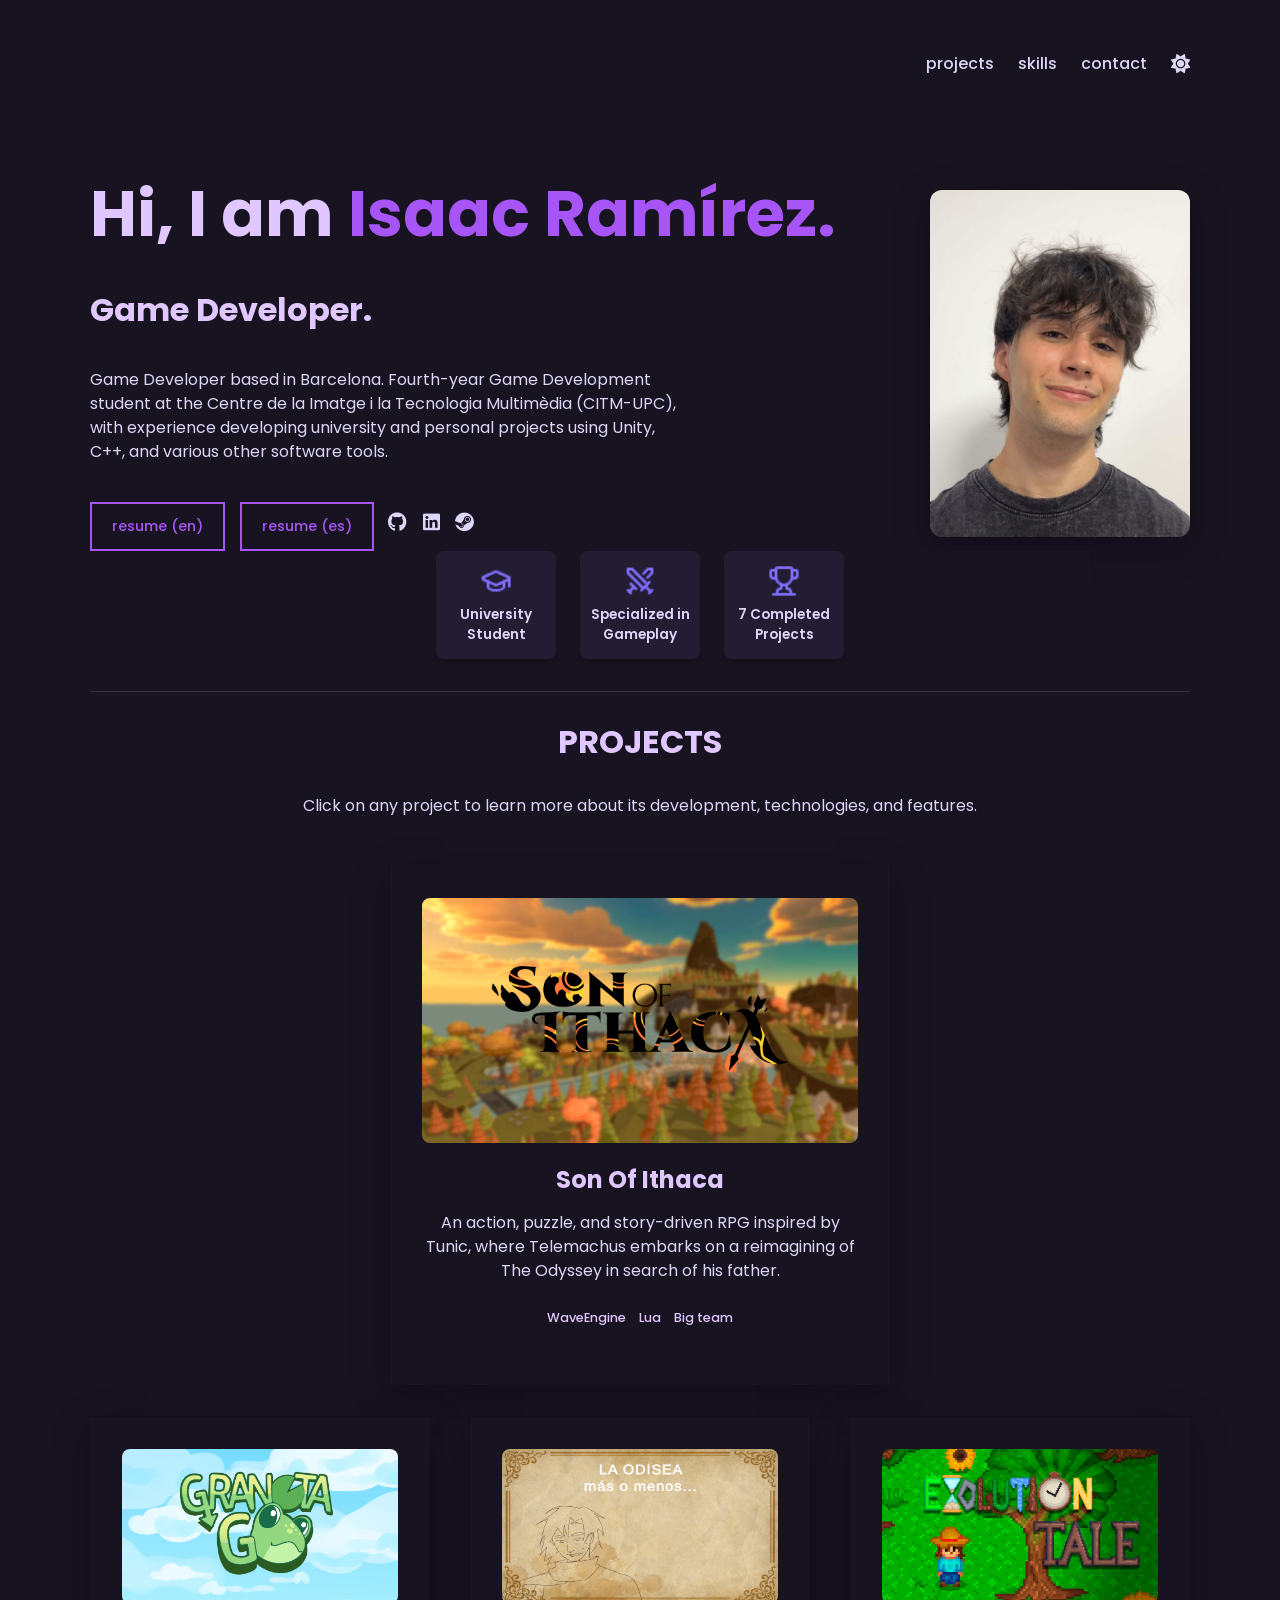
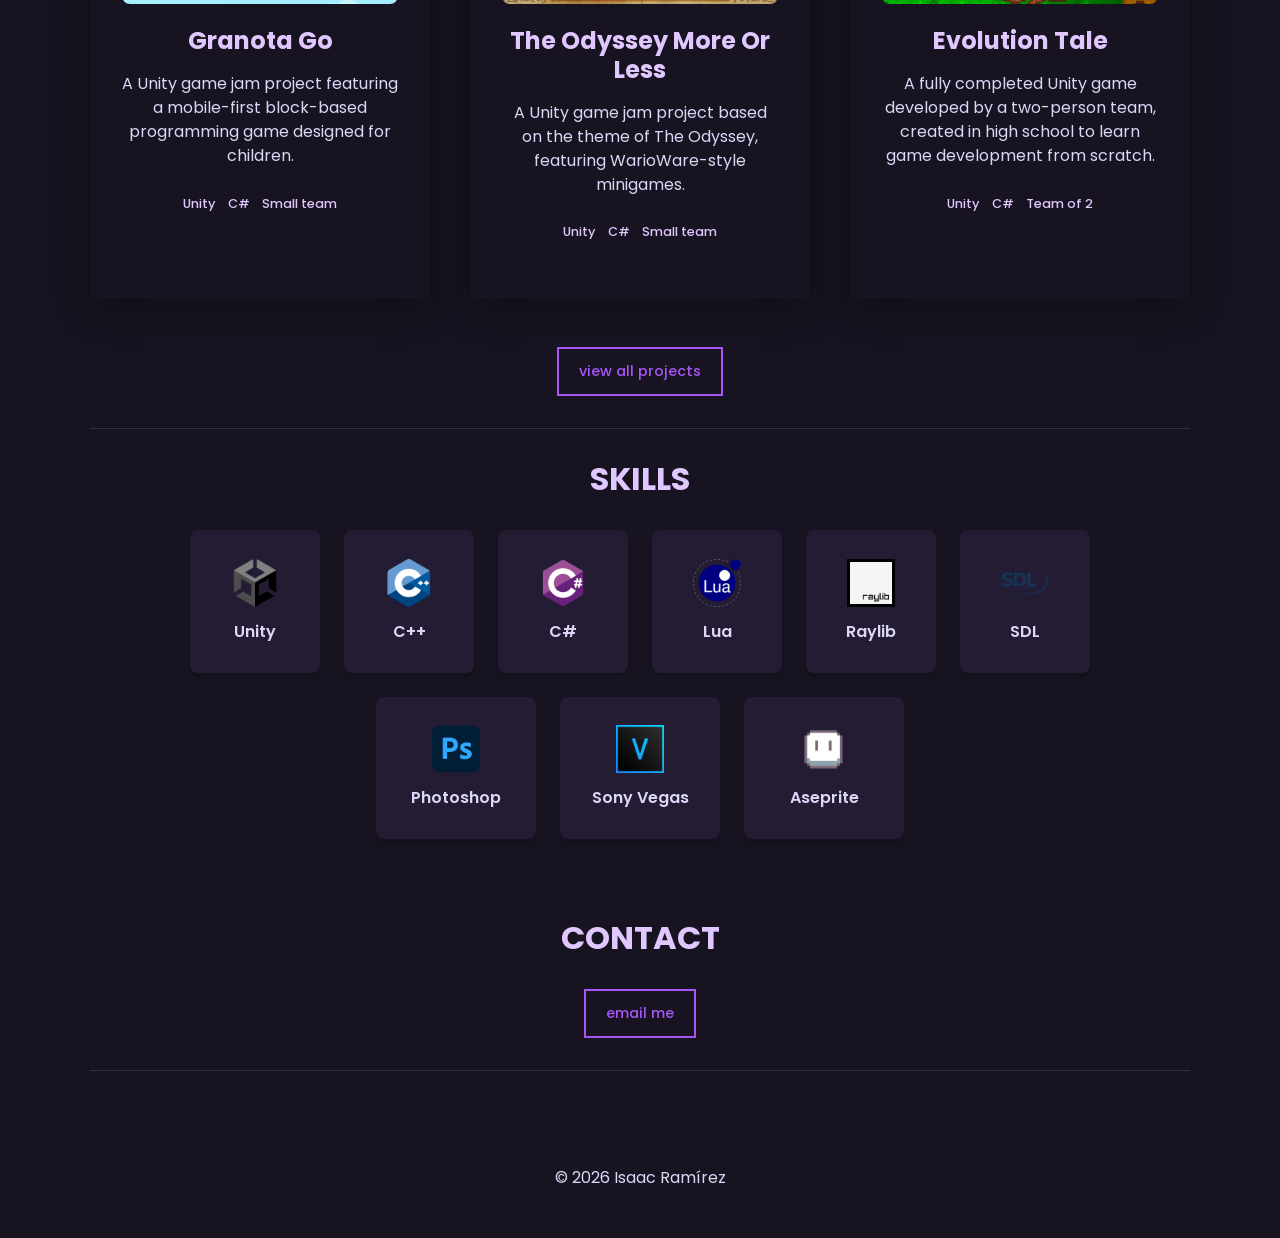
<file: index.html>
<!doctype html>
<html lang="en">
  <head>
    <meta charset="UTF-8" />
    <meta name="viewport" content="width=device-width, initial-scale=1" />
    <meta name="description" content="Portfolio" />
    <link rel="preconnect" href="https://fonts.googleapis.com" />
    <link rel="preconnect" href="https://fonts.gstatic.com" crossorigin />
    <link
      href="https://fonts.googleapis.com/css2?family=Poppins:wght@400;500;700&display=swap"
      rel="stylesheet"
    />
    <link
      rel="stylesheet"
      href="https://cdnjs.cloudflare.com/ajax/libs/font-awesome/6.5.1/css/all.min.css"
      crossorigin="anonymous"
      referrerpolicy="no-referrer"
    />
    <link rel="stylesheet" href="styles.css" />
    <title>Isaac Ramírez</title>
  </head>
  <body class="dark" id="top">
    <header class="header center">
      <h3>

      </h3>

      <nav class="nav center">
        <ul class="nav__list center">
          <li class="nav__list-item">
            <a class="link link--nav" href="#projects">Projects</a>
          </li>
          <li class="nav__list-item">
            <a class="link link--nav" href="#skills">Skills</a>
          </li>
          <li class="nav__list-item">
            <a class="link link--nav" href="#contact">Contact</a>
          </li>
        </ul>

        <button type="button" aria-label="toggle theme" class="btn btn--icon">
          <i aria-hidden="true" id="btn-theme" class="fas fa-moon"></i>
        </button>

        <button
          type="button"
          aria-label="toggle navigation"
          class="btn btn--icon nav__hamburger"
        >
          <i aria-hidden="true" class="fas fa-bars"></i>
        </button>
      </nav>
    </header>

    <main>
      <!-- About -->
      <div class="about">
        <div class="about__row">
          <div class="about__content">
            <h1>Hi, I am <span class="about__name">Isaac Ramírez.</span></h1>
            <h2 class="about__role">Game Developer.</h2>
            <p class="about__desc">
              Game Developer based in Barcelona. 
              Fourth-year Game Development student at the Centre de la Imatge i la Tecnologia Multimèdia (CITM-UPC), 
              with experience developing university and personal projects using Unity, C++, and various other software tools.
            </p>

            <div class="about__contact center">
              <a href="resume/Isaac-Ramirez-CV-EN.pdf" download="Isaac-Ramirez-CV-EN.pdf">
                <span class="btn btn--outline">Resume (EN)</span>
              </a>

              <a href="resume/Isaac-Ramirez-CV-ES.pdf" download="Isaac-Ramirez-CV-ES.pdf">
                <span class="btn btn--outline">Resume (ES)</span>
              </a>

              <a
                href="https://github.com/Bekun67"
                aria-label="github"
                class="link link--icon"
              >
                <i aria-hidden="true" class="fab fa-github"></i>
              </a>

              <a
                href="https://www.linkedin.com/in/isaac-ramírez-prieto/"
                aria-label="linkedin"
                class="link link--icon"
              >
                <i aria-hidden="true" class="fab fa-linkedin"></i>
              </a>

              <a
                  href="https://store.steampowered.com/search/?developer=Isaac%20Ram%C3%ADrez"
                  aria-label="steam"
                  class="link link--icon"
              >
                  <i aria-hidden="true" class="fab fa-steam"></i>
              </a>
            </div>
          </div>

          <div class="about__photo">
            <img src="images/me.png" alt="Isaac Ramírez" class="about__photo-img" />
          </div>
        </div>

        <ul class="skills__list badges">
          <li class="skills__list-item btn btn--plain">
            <img class="skills__icon" src="images/icons/university.png" alt="University Student">
            University Student
          </li>
          <li class="skills__list-item btn btn--plain">
            <img class="skills__icon" src="images/icons/gameplay.png" alt="Specialized in Gameplay">
            Specialized in Gameplay
          </li>
          <li class="skills__list-item btn btn--plain">
            <img class="skills__icon" src="images/icons/trophy.png" alt="7 Completed Projects">
            7 Completed Projects
          </li>
        </ul>
      </div>

      <hr class="section-divider" />

      <!-- Projects -->
      <section id="projects" class="section projects">
        <h2 class="section__title">Projects</h2>

        <p class="section__subtitle">
          Click on any project to learn more about its development, technologies, and features.
        </p>

        <div class="projects__grid">
          <!-- SOI -->
          <a class="project-link" href="project.html?id=son-of-ithaca&from=home">
          <div class="project project--featured">
            <img class="project__img" src="images/covers/portadaSOI.png" alt="Son Of Ithaca">
            <h3>Son Of Ithaca</h3>
            <p class="project__description">
              An action, puzzle, and story-driven RPG inspired by Tunic, where Telemachus embarks on a reimagining of The Odyssey in search of his father.
            </p>
            <ul class="project__stack">
              <li class="project__stack-item">WaveEngine</li>
              <li class="project__stack-item">Lua</li>
              <li class="project__stack-item">Big team</li>
            </ul>
          </div>
          </a>

          <!-- GranotaGO -->
          <a class="project-link" href="project.html?id=granota-go&from=home">
          <div class="project">
              <img class="project__img" src="images/covers/portadaGGo.png" alt="Granota Go">
              <h3>Granota Go</h3>
              <p class="project__description">
                A Unity game jam project featuring a mobile-first block-based programming game designed for children.
              </p>
              <ul class="project__stack">
                <li class="project__stack-item">Unity</li>
                <li class="project__stack-item">C#</li>
                <li class="project__stack-item">Small team</li>
              </ul>
          </div>
          </a>

          <!-- Odisea -->
          <a class="project-link" href="project.html?id=odyssey-more-or-less&from=home">
          <div class="project">
            <img class="project__img" src="images/covers/portadaOdisea.png" alt="The Odyssey More Or Less">
            <h3>The Odyssey More Or Less</h3>
            <p class="project__description">
              A Unity game jam project based on the theme of The Odyssey, featuring WarioWare-style minigames.
            </p>
            <ul class="project__stack">
              <li class="project__stack-item">Unity</li>
              <li class="project__stack-item">C#</li>
              <li class="project__stack-item">Small team</li>
            </ul>
          </div>
          </a>

          <!-- ET -->
          <a class="project-link" href="project.html?id=evolution-tale&from=home">
          <div class="project">
            <img class="project__img" src="images/covers/portadaET.png" alt="Evolution Tale">
            <h3>Evolution Tale</h3>
            <p class="project__description">
              A fully completed Unity game developed by a two-person team, created in high school to learn game development from scratch.
            </p>
            <ul class="project__stack">
              <li class="project__stack-item">Unity</li>
              <li class="project__stack-item">C#</li>
              <li class="project__stack-item">Team of 2</li>
            </ul>
          </div>
          </a>
        </div>

        <div class="projects__view-all center">
          <a href="projects.html">
            <span class="btn btn--outline">View all projects</span>
          </a>
        </div>
      </section>

      <hr class="section-divider" />

      <!-- Skills -->
      <section class="section skills" id="skills">
        <h2 class="section__title">Skills</h2>
          <ul class="skills__list">
            <li class="skills__list-item btn btn--plain">
              <img class="skills__icon" src="images/icons/unity.png" alt="Unity">
              Unity
            </li>
            <li class="skills__list-item btn btn--plain">
              <img class="skills__icon" src="images/icons/cpp.png" alt="C++">
              C++
            </li>
            <li class="skills__list-item btn btn--plain">
              <img class="skills__icon" src="images/icons/cs.png" alt="C#">
              C#
            </li>
            <li class="skills__list-item btn btn--plain">
              <img class="skills__icon" src="images/icons/lua.png" alt="Lua">
              Lua
            </li>
            <li class="skills__list-item btn btn--plain">
              <img class="skills__icon" src="images/icons/raylib.png" alt="Raylib">
              Raylib
            </li>
            <li class="skills__list-item btn btn--plain">
              <img class="skills__icon" src="images/icons/sdl.png" alt="SDL">
              SDL
            </li>
            <li class="skills__list-item btn btn--plain">
              <img class="skills__icon" src="images/icons/ps.png" alt="Photoshop">
              Photoshop
            </li>
            <li class="skills__list-item btn btn--plain">
              <img class="skills__icon" src="images/icons/vegas.png" alt="Sony Vegas">
              Sony Vegas
            </li>
            <li class="skills__list-item btn btn--plain">
              <img class="skills__icon" src="images/icons/aseprite.png" alt="Aseprite">
              Aseprite
            </li>
          </ul>
      </section>

      <!-- Contact -->
      <section class="section contact center" id="contact">
        <h2 class="section__title">Contact</h2>
        <a href="https://mail.google.com/mail/?view=cm&to=isaacramirezpr@gmail.com" target="_blank">
          <span class="btn btn--outline">Email me</span>
        </a>
      </section>

      <hr class="section-divider" />
    </main>

  <footer class="footer">
    <p>© 2026 Isaac Ramírez</p>
  </footer>

    <div class="scroll-container">
      <div class="scroll-top">
        <a aria-label="Scroll up" href="#top">
          <i aria-hidden="true" class="fas fa-arrow-up"></i>
        </a>
      </div>
    </div>

    <script src="./script.js"></script>
  </body>
</html>
</file>
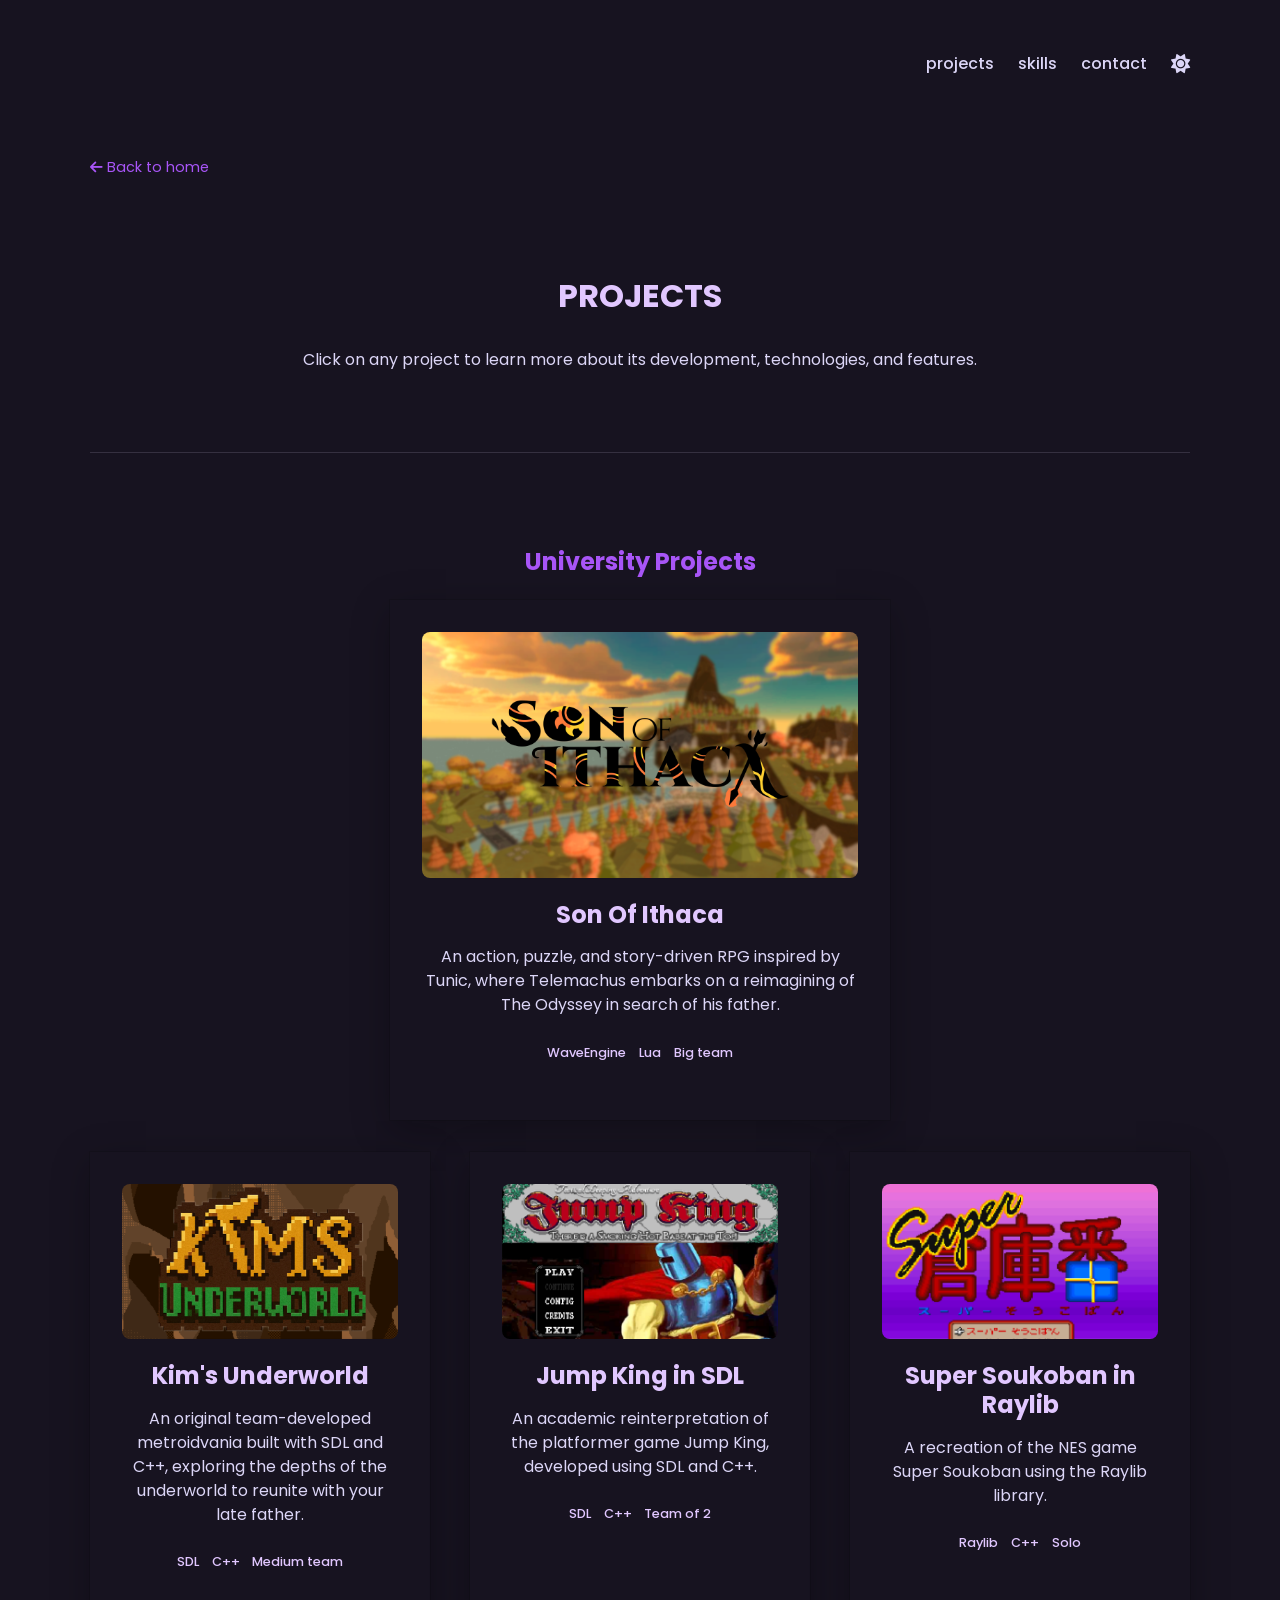
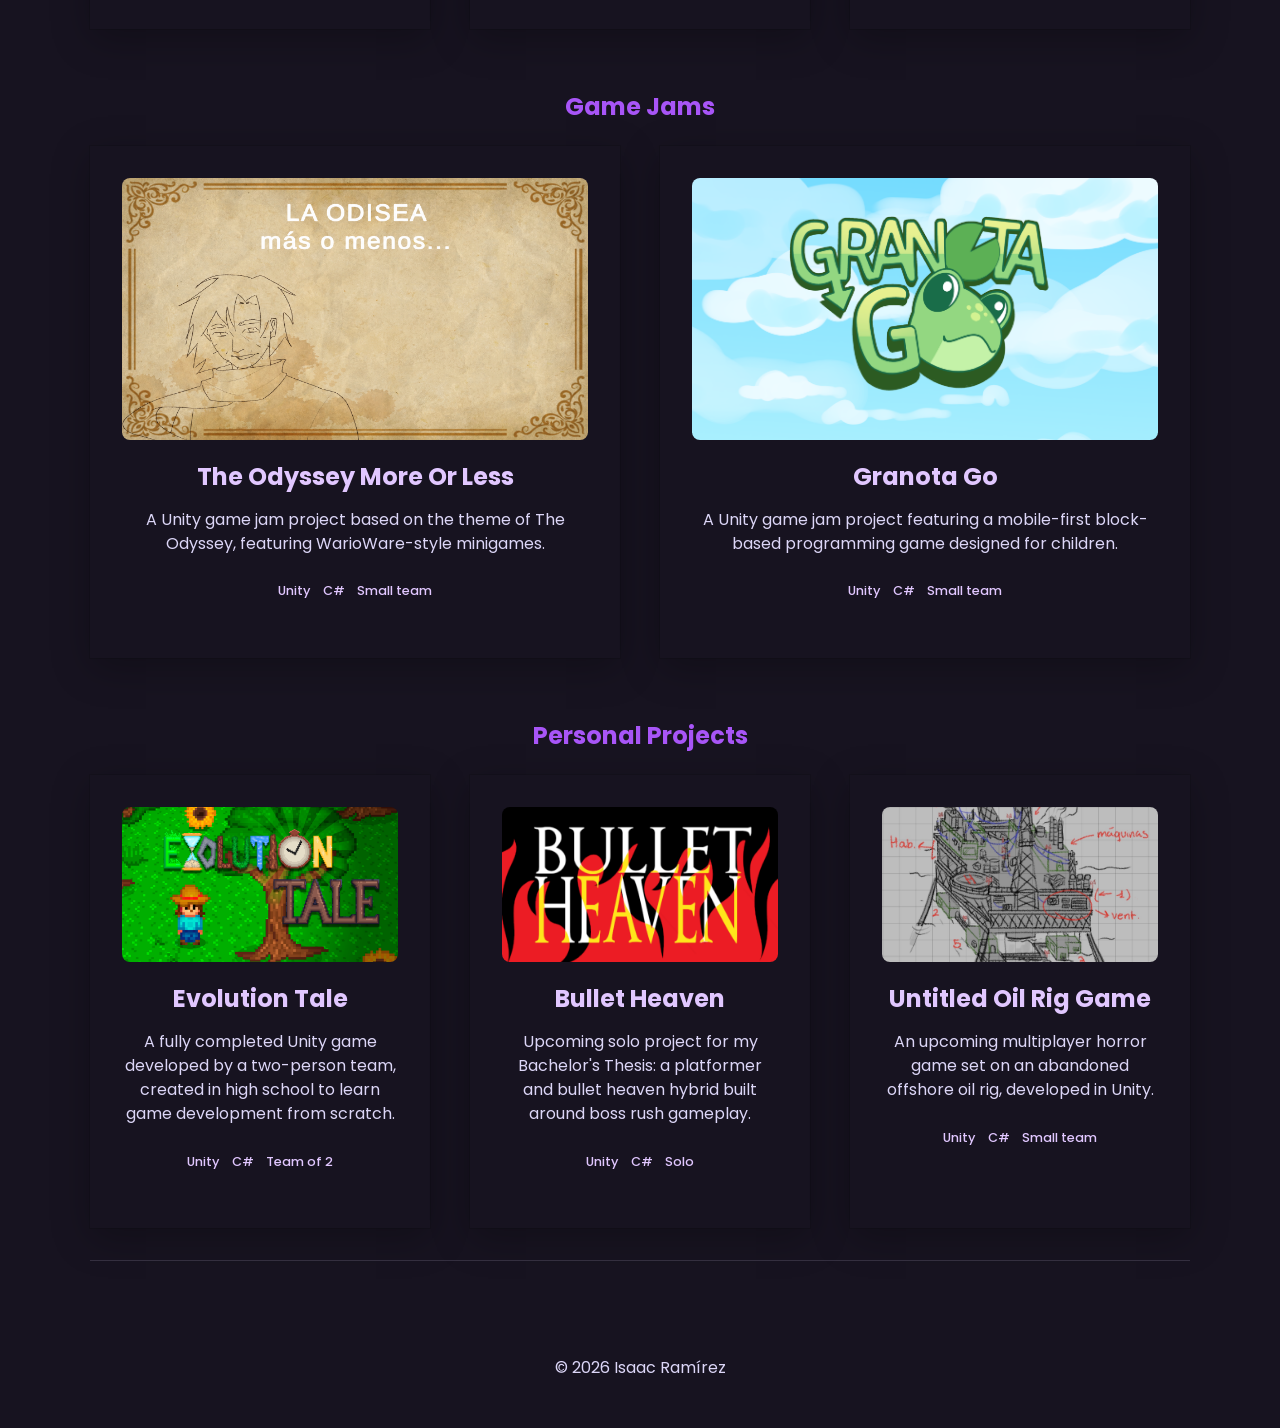
<file: projects.html>
<!doctype html>
<html lang="en">
  <head>
    <meta charset="UTF-8" />
    <meta name="viewport" content="width=device-width, initial-scale=1" />
    <meta name="description" content="Portfolio" />
    <link rel="preconnect" href="https://fonts.googleapis.com" />
    <link rel="preconnect" href="https://fonts.gstatic.com" crossorigin />
    <link
      href="https://fonts.googleapis.com/css2?family=Poppins:wght@400;500;700&display=swap"
      rel="stylesheet"
    />
    <link
      rel="stylesheet"
      href="https://cdnjs.cloudflare.com/ajax/libs/font-awesome/6.5.1/css/all.min.css"
      crossorigin="anonymous"
      referrerpolicy="no-referrer"
    />
    <link rel="stylesheet" href="styles.css" />
    <title>Projects — Isaac Ramírez</title>
  </head>
  <body class="dark" id="top">
    <header class="header center">
      <h3></h3>

      <nav class="nav center">
        <ul class="nav__list center">
          <li class="nav__list-item">
            <a class="link link--nav" href="index.html#projects">Projects</a>
          </li>
          <li class="nav__list-item">
            <a class="link link--nav" href="index.html#skills">Skills</a>
          </li>
          <li class="nav__list-item">
            <a class="link link--nav" href="index.html#contact">Contact</a>
          </li>
        </ul>

        <button type="button" aria-label="toggle theme" class="btn btn--icon">
          <i aria-hidden="true" id="btn-theme" class="fas fa-moon"></i>
        </button>

        <button
          type="button"
          aria-label="toggle navigation"
          class="btn btn--icon nav__hamburger"
        >
          <i aria-hidden="true" class="fas fa-bars"></i>
        </button>
      </nav>
    </header>

    <main>
      <a class="projects__back link" href="index.html">
        <i aria-hidden="true" class="fas fa-arrow-left"></i> Back to home
      </a>

      <!-- Projects -->
      <section id="projects" class="section projects">
        <h2 class="section__title">Projects</h2>

        <p class="section__subtitle">
          Click on any project to learn more about its development, technologies, and features.
        </p>

        <hr class="section-divider" />

        <!-- University -->
        <h3 class="projects__category">University Projects</h3>

        <div class="projects__grid">
          <!-- SOI -->
          <a class="project-link" href="project.html?id=son-of-ithaca&from=projects">
          <div class="project project--featured">
            <img class="project__img" src="images/covers/portadaSOI.png" alt="Son Of Ithaca">
            <h3>Son Of Ithaca</h3>
            <p class="project__description">
              An action, puzzle, and story-driven RPG inspired by Tunic, where Telemachus embarks on a reimagining of The Odyssey in search of his father.
            </p>
            <ul class="project__stack">
              <li class="project__stack-item">WaveEngine</li>
              <li class="project__stack-item">Lua</li>
              <li class="project__stack-item">Big team</li>
            </ul>
          </div>
          </a>

          <!-- Kim -->
          <a class="project-link" href="project.html?id=kims-underworld&from=projects">
          <div class="project">
            <img class="project__img" src="images/covers/portadaKim.png" alt="Kim's Underworld">
            <h3>Kim's Underworld</h3>
            <p class="project__description">
              An original team-developed metroidvania built with SDL and C++, exploring the depths of the underworld to reunite with your late father.
            </p>
            <ul class="project__stack">
              <li class="project__stack-item">SDL</li>
              <li class="project__stack-item">C++</li>
              <li class="project__stack-item">Medium team</li>
            </ul>
          </div>
          </a>

          <!-- Jump King -->
          <a class="project-link" href="project.html?id=jump-king-sdl&from=projects">
          <div class="project">
            <img class="project__img" src="images/covers/portadaJK.png" alt="Jump King in SDL">
            <h3>Jump King in SDL</h3>
            <p class="project__description">
              An academic reinterpretation of the platformer game Jump King, developed using SDL and C++.
            </p>
            <ul class="project__stack">
              <li class="project__stack-item">SDL</li>
              <li class="project__stack-item">C++</li>
              <li class="project__stack-item">Team of 2</li>
            </ul>
          </div>
          </a>

          <!-- Soukoban -->
          <a class="project-link" href="project.html?id=super-soukoban&from=projects">
          <div class="project">
            <img class="project__img" src="images/covers/portadaSS.png" alt="Super Soukoban in Raylib">
            <h3>Super Soukoban in Raylib</h3>
            <p class="project__description">
              A recreation of the NES game Super Soukoban using the Raylib library.
            </p>
            <ul class="project__stack">
              <li class="project__stack-item">Raylib</li>
              <li class="project__stack-item">C++</li>
              <li class="project__stack-item">Solo</li>
            </ul>
          </div>
          </a>
        </div>

        <!-- Game Jams -->
        <h3 class="projects__category">Game Jams</h3>

        <div class="projects__grid">
          <!-- Odisea -->
          <a class="project-link" href="project.html?id=odyssey-more-or-less&from=projects">
          <div class="project">
            <img class="project__img" src="images/covers/portadaOdisea.png" alt="The Odyssey More Or Less">
            <h3>The Odyssey More Or Less</h3>
            <p class="project__description">
              A Unity game jam project based on the theme of The Odyssey, featuring WarioWare-style minigames.
            </p>
            <ul class="project__stack">
              <li class="project__stack-item">Unity</li>
              <li class="project__stack-item">C#</li>
              <li class="project__stack-item">Small team</li>
            </ul>
          </div>
          </a>

          <!-- GranotaGO -->
          <a class="project-link" href="project.html?id=granota-go&from=projects">
          <div class="project">
              <img class="project__img" src="images/covers/portadaGGo.png" alt="Granota Go">
              <h3>Granota Go</h3>
              <p class="project__description">
                A Unity game jam project featuring a mobile-first block-based programming game designed for children.
              </p>
              <ul class="project__stack">
                <li class="project__stack-item">Unity</li>
                <li class="project__stack-item">C#</li>
                <li class="project__stack-item">Small team</li>
              </ul>
          </div>
          </a>
        </div>

        <!-- Personal -->
        <h3 class="projects__category">Personal Projects</h3>

        <div class="projects__grid">
          <!-- ET -->
          <a class="project-link" href="project.html?id=evolution-tale&from=projects">
          <div class="project">
            <img class="project__img" src="images/covers/portadaET.png" alt="Evolution Tale">
            <h3>Evolution Tale</h3>
            <p class="project__description">
              A fully completed Unity game developed by a two-person team, created in high school to learn game development from scratch.
            </p>
            <ul class="project__stack">
              <li class="project__stack-item">Unity</li>
              <li class="project__stack-item">C#</li>
              <li class="project__stack-item">Team of 2</li>
            </ul>
          </div>
          </a>

          <!-- Bullet heaven -->
          <a class="project-link" href="project.html?id=bullet-heaven&from=projects">
          <div class="project">
            <img class="project__img" src="images/covers/portadaBH.png" alt="Bullet Heaven">
            <h3>Bullet Heaven</h3>
            <p class="project__description">
              Upcoming solo project for my Bachelor's Thesis: a platformer and bullet heaven hybrid built around boss rush gameplay.
            </p>
            <ul class="project__stack">
              <li class="project__stack-item">Unity</li>
              <li class="project__stack-item">C#</li>
              <li class="project__stack-item">Solo</li>
            </ul>
          </div>
          </a>

          <!-- Petroclo -->
           <a class="project-link" href="project.html?id=oil-rig-game&from=projects">
          <div class="project">
            <img class="project__img" src="images/covers/portadaOilrig.png" alt="Untitled Oil Rig Game">
            <h3>Untitled Oil Rig Game</h3>
            <p class="project__description">
              An upcoming multiplayer horror game set on an abandoned offshore oil rig, developed in Unity.
            </p>
            <ul class="project__stack">
              <li class="project__stack-item">Unity</li>
              <li class="project__stack-item">C#</li>
              <li class="project__stack-item">Small team</li>
            </ul>
          </div>
          </a>
        </div>
      </section>

      <hr class="section-divider" />
    </main>

    <footer class="footer">
      <p>© 2026 Isaac Ramírez</p>
    </footer>

    <div class="scroll-container">
      <div class="scroll-top">
        <a aria-label="Scroll up" href="#top">
          <i aria-hidden="true" class="fas fa-arrow-up"></i>
        </a>
      </div>
    </div>

    <script src="./script.js"></script>
  </body>
</html>
</file>
<file: styles.css>
/*===============
  global styles
===============*/

* {
  padding: 0;
  margin: 0;
  border: 0;
  outline: 0;
  background-color: inherit;
  color: inherit;
  font-family: inherit;
  font-size: inherit;
  box-shadow: none;
  box-sizing: border-box;
}

html {
  scroll-behavior: smooth;
}

body {
  font-family: "Poppins", sans-serif;
  line-height: 1.5;
  color: var(--clr-fg);
  background-color: var(--clr-bg);
}

.light {
  --clr-bg: #faf7ff;  
  --clr-bg-alt: #ffffff;
  --clr-fg: #5b4f73;
  --clr-fg-alt: #3d2f5a;
  --clr-primary: #8b5cf6;
  --shadow: rgba(139, 92, 246, 0.12) 0px 7px 29px 0px;
}

.dark {
  --clr-bg: #171320;
  --clr-bg-alt: #231c33;
  --clr-fg: #dcd6f7;
  --clr-fg-alt: #e1c7ff;
  --clr-primary: #a855f7;
  --shadow: rgba(0, 0, 0, 0.25) 0px 10px 36px 0px,
            rgba(0, 0, 0, 0.12) 0px 0px 0px 1px;
}

::-moz-selection {
  background: var(--clr-primary);
  color: var(--clr-bg);
}

::-webkit-selection,
::selection {
  background: var(--clr-primary);
  color: var(--clr-bg);
}

h1,
h2,
h3,
h4 {
  line-height: 1.2;
  color: var(--clr-fg-alt);
}

h1 {
  font-size: 4rem;
}

h2 {
  font-size: 2rem;
}

h3 {
  font-size: 1.5rem;
}

h4 {
  font-size: 1.3rem;
}

ul {
  list-style-type: none;
}

a {
  text-decoration: none;
}

button {
  cursor: pointer;
}

@media (max-width: 900px) {
  h1 {
    font-size: 2.6rem;
  }
}

/*===================
  buttons and links
===================*/

.link {
  color: var(--clr-primary);
  padding: 0 0 0.3em 0;
  position: relative;
}

.link:hover {
  color: var(--clr-primary);
}

.link::before {
  content: "";
  display: inline;
  width: 0%;
  height: 0.2em;
  position: absolute;
  bottom: 0;
  background-color: var(--clr-primary);
  transition: width 0.2s ease-in;
}

.link:hover::before,
.link:focus::before {
  width: 100%;
}

.link--nav {
  color: var(--clr-fg);
  text-transform: lowercase;
  font-weight: 500;
}

.link--icon {
  color: var(--clr-fg);
  font-size: 1.2rem;
}

.btn {
  display: block;
  padding: 0.8em 1.4em;
  font-weight: 500;
  font-size: 0.9rem;
  text-transform: lowercase;
  transition: transform 0.2s ease-in-out;
}

.btn--outline {
  color: var(--clr-primary);
  border: 2px solid var(--clr-primary);
  position: relative;
  overflow: hidden;
  z-index: 1;
}

.btn--outline:focus,
.btn--outline:hover {
  color: var(--clr-bg);
}

.btn--outline:before {
  content: "";
  position: absolute;
  background-color: var(--clr-primary);
  right: 100%;
  bottom: 0;
  left: 0;
  top: 0;
  z-index: -1;
  transition: right 0.2s ease-in-out;
}

.btn--outline:hover::before,
.btn--outline:focus::before {
  right: 0;
}

.btn--plain {
  text-transform: initial;
  background-color: var(--clr-bg-alt);
  box-shadow: rgba(0, 0, 0, 0.15) 0px 3px 3px 0px;
  border: 0;
}

.btn--plain:hover {
  transform: translateY(-4px);
}

.btn--icon {
  padding: 0;
  font-size: 1.2rem;
}

.btn--icon:hover,
.btn--icon:focus {
  color: var(--clr-primary);
}

.btn--icon:active {
  transform: translateY(-5px);
}

/*========
  layout
========*/

.center {
  display: flex;
  align-items: center;
}

.header {
  height: 8em;
  max-width: 1100px;
  width: 95%;
  margin: 0 auto;
  justify-content: space-between;
}

main {
  max-width: 1100px;
  width: 95%;
  margin: 0 auto;
}

.section {
  margin-top: 5em;
}

.section__title {
  text-align: center;
  margin-bottom: 1em;
  text-transform: uppercase;
}

.section__subtitle{
    width: 100%;
    text-align:center;
    color:var(--clr-fg);
    max-width:700px;
    margin:0 auto 3rem;
}

.projects__category{
  margin-top:4rem;
  margin-bottom:1.5rem;
  color:var(--clr-primary);
  text-align: center;
}

.project--featured {
  grid-column: 1 / -1;
  max-width: 500px;
  margin: 0 auto 1em;
}

.nav__list {
  margin-right: 1.5em;
  display: flex;
}

.nav__list-item {
  margin-left: 1.5em;
}

.nav__hamburger {
  display: none;
  width: 1em;
}

.about {
  display: flex;
  align-items: center;
  flex-direction: column;
  margin-top: 3em;
}

.about__row {
  display: flex;
  align-items: center;
  justify-content: space-between;
  gap: 3em;
  width: 100%;
}

.about__content {
  flex: 1 1 480px;
}

.about__photo {
  flex: 0 0 auto;
  width: 260px;
  aspect-ratio: 3 / 4;
  border-radius: 12px;
  background-color: var(--clr-bg-alt);
  box-shadow: var(--shadow);
  overflow: hidden;
}

.about__photo-img {
  width: 100%;
  height: 100%;
  object-fit: cover;
}

.about__photo-placeholder {
  font-size: 0.85rem;
  color: var(--clr-fg);
  opacity: 0.7;
}

.badges {
  margin-top: 7em;
  margin-bottom: 1em;
}

.badges .skills__list-item {
  padding: 1em 0.6em;
  gap: 0.6em;
  font-size: 0.85rem;
  text-align: center;
  flex: 1 1 90px;
  max-width: 120px;
}

.badges .skills__icon {
  width: 32px;
}

.section-divider {
  border: 0;
  height: 0;
  margin: 0;
  padding: 2.0em 0;
}

.section-divider::before {
  content: "";
  display: block;
  height: 1px;
  background-color: var(--clr-fg);
  opacity: 0.15;
}

.section-divider + .section {
  margin-top: 0;
}

.about__name {
  color: var(--clr-primary);
}

.about__role {
  margin-top: 1.2em;
}

.about__desc {
  font-size: 1rem;
  max-width: 600px;
}

.about__desc,
.about__contact {
  margin-top: 2.4em;
}

.about__contact {
  flex-wrap: wrap;
  row-gap: 1em;
}

.about .link--icon {
  margin-right: 0.8em;
}

.about .btn--outline {
  margin-right: 1em;
}

.projects__grid {
  max-width: 1100px;
  margin: 0 auto;
  display: grid;
  grid-template-columns: repeat(auto-fit, minmax(18em, 1fr));
  grid-gap: 2em 2.5em;
}

.projects__view-all {
  justify-content: center;
  margin-top: 3em;
}

.projects__back {
  display: inline-block;
  margin: 2em 0 1em;
  font-size: 0.9rem;
}

.project {
  padding: 2em;
  margin: 0 auto;
  text-align: center;
  box-shadow: var(--shadow);
  transition: transform 0.2s linear;
}

.project:hover {
  transform: translateY(-7px);
}

.project__img {
  width: 100%;
  aspect-ratio: 16 / 9;
  object-fit: cover;
  border-radius: 8px;
  margin-bottom: 1em;
}

.project__description {
  margin-top: 1em;
}

.project__stack {
  display: flex;
  flex-wrap: wrap;
  justify-content: center;
  margin: 1.2em 0;
}

.project__stack-item {
  margin: 0.5em;
  font-weight: 500;
  font-size: 0.8rem;
  color: var(--clr-fg-alt);
}

.project .link--icon {
  margin-left: 0.5em;
}

.skills__list {
  max-width: 900px;
  width: 95%;
  margin: 0 auto;
  display: flex;
  flex-wrap: wrap;
  justify-content: center;
  gap: 1.5em;
}

.skills__list-item {
  display: flex;
  flex-direction: column;
  align-items: center;
  justify-content: center;
  gap: 0.8em;
  padding: 1.8em 1em;
  font-size: 1rem;
  font-weight: 600;
  flex: 1 1 130px;
  max-width: 160px;
  border-radius: 8px;
}

.skills__icon {
  width: 48px;
  aspect-ratio: 1 / 1;
  object-fit: contain;
}

/*================
  project detail
================*/

.project-link {
  display: contents;
}

.project {
  cursor: pointer;
}

.project-detail {
  padding-top: 3em;
}

.project-detail__not-found {
  padding-top: 5em;
  text-align: center;
}

.project-detail__back {
  display: inline-block;
  margin-bottom: 2em;
  font-size: 0.9rem;
}

.project-detail__title {
  margin-bottom: 1em;
}

.project-detail__hero {
  width: 100%;
  max-height: 500px;
  object-fit: cover;
  border-radius: 12px;
  box-shadow: var(--shadow);
  margin-bottom: 1em;
}

.project-detail__section {
  margin-top: 3.5em;
}

.project-detail__row {
  display: flex;
  align-items: center;
  gap: 2.5em;
}

.project-detail__row:nth-of-type(even) {
  flex-direction: row-reverse;
}

.project-detail__media {
  flex: 1 1 320px;
  aspect-ratio: 16 / 9;
  border-radius: 8px;
  overflow: hidden;
  box-shadow: var(--shadow);
  background-color: var(--clr-bg-alt);
  display: flex;
  align-items: center;
  justify-content: center;
  padding: 1em;
  text-align: center;
}

.project-detail__gif {
  display: none;
  width: 100%;
  height: 100%;
  object-fit: contain;
}

.project-detail__media-placeholder {
  font-size: 0.85rem;
  color: var(--clr-fg);
  opacity: 0.7;
}

.project-detail__media-placeholder code {
  color: var(--clr-primary);
}

.project-detail__media.has-media {
  padding: 0;
}

.project-detail__media.has-media .project-detail__gif {
  display: block;
}

.project-detail__media.has-media .project-detail__media-placeholder {
  display: none;
}

.project-detail__text {
  flex: 1 1 320px;
}

.project-detail__text p {
  margin-top: 1em;
}

.project-detail__text p:first-child {
  margin-top: 0;
}

.project-detail__video-wrap {
  position: relative;
  width: 100%;
  aspect-ratio: 16 / 9;
  border-radius: 8px;
  overflow: hidden;
  box-shadow: var(--shadow);
}

.project-detail__video-wrap iframe {
  width: 100%;
  height: 100%;
  border: 0;
}

.project-detail__links {
  display: flex;
  gap: 1.2em;
  flex-wrap: wrap;
  justify-content: center;
  margin-top: 1.5em;
}

.project-detail__links .btn {
  display: inline-flex;
  align-items: center;
  gap: 0.6em;
}

.project-detail__links .btn[hidden] {
  display: none;
}

.btn--lg {
  padding: 1em 2em;
  font-size: 1.05rem;
}

.project-detail__divider {
  border: 0;
  border-bottom: 1px solid var(--clr-fg);
  opacity: 0.15;
  padding-top: 5em;
  margin: 0 0 3em;
}

.project-detail__info-grid {
  display: grid;
  grid-template-columns: repeat(auto-fit, minmax(160px, 1fr));
  gap: 1.2em;
  margin-top: 2em;
}

.project-detail__role-name {
  color: var(--clr-primary);
  margin: 0.3em 0 1em;
}

.project-detail__contrib-lead {
  color: var(--clr-primary);
  font-weight: 700;
  font-size: 1.3em;
  display: block;
  margin-bottom: 0.5em;
}

.project-detail__info-item {
  display: flex;
  flex-direction: column;
  gap: 0.4em;
  padding: 1.2em 1.4em;
  background-color: var(--clr-bg-alt);
  box-shadow: var(--shadow);
  border-radius: 8px;
}

.project-detail__info-label {
  font-size: 0.75rem;
  text-transform: uppercase;
  letter-spacing: 0.05em;
  color: var(--clr-primary);
}

.project-detail__info-value {
  font-weight: 600;
  color: var(--clr-fg-alt);
}

@media (max-width: 700px) {
  .project-detail__row,
  .project-detail__row:nth-of-type(even) {
    flex-direction: column;
  }
}

/*========
  awards
========*/

.project-detail__awards {
  display: flex;
  flex-direction: column;
  gap: 2em;
}

.award-card {
  display: flex;
  align-items: center;
  gap: 2.5em;
  padding: 2em;
  background-color: var(--clr-bg-alt);
  box-shadow: var(--shadow);
  border-radius: 12px;
}

.award-card:nth-of-type(even) {
  flex-direction: row-reverse;
}

.award-card__media {
  flex: 1 1 280px;
  aspect-ratio: 4 / 3;
  border-radius: 8px;
  overflow: hidden;
  background-color: var(--clr-bg);
  display: flex;
  align-items: center;
  justify-content: center;
  padding: 1em;
  text-align: center;
}

.award-card__img {
  display: none;
  width: 100%;
  height: 100%;
  object-fit: cover;
}

.award-card__media-placeholder {
  font-size: 0.85rem;
  color: var(--clr-fg);
  opacity: 0.7;
}

.award-card__media.has-media {
  padding: 0;
}

.award-card__media.has-media .award-card__img {
  display: block;
}

.award-card__media.has-media .award-card__media-placeholder {
  display: none;
}

.award-card__text {
  flex: 1 1 320px;
}

.award-card__title {
  color: var(--clr-fg-alt);
  margin-bottom: 0.3em;
}

.award-card__subtitle {
  color: var(--clr-primary);
  font-weight: 600;
  font-size: 1rem;
  margin-bottom: 0.8em;
}

.award-card__desc {
  color: var(--clr-fg);
}

@media (max-width: 700px) {
  .award-card,
  .award-card:nth-of-type(even) {
    flex-direction: column;
    text-align: center;
  }
}

.contact {
  flex-direction: column;
}

.footer {
  padding: 3em 0;
  margin-top: 1em;
  text-align: center;
}

.footer__link {
  font-size: 0.9rem;
  font-weight: 700;
  color: var(--clr-fg);
}

.scroll-top {
  display: none;
  position: fixed;
  bottom: 1em;
  right: 2em;
  background-color: transparent;
  font-size: 1.8rem;
  transition: transform 0.2s ease-in-out;
}

@media (max-width: 700px) {
  .about__row {
    flex-direction: column;
  }

  .about__photo {
    width: 200px;
  }
}

@media (max-width: 600px) {
  .header {
    height: 6em;
  }

  .section {
    margin-top: 4em;
  }

  .nav__list {
    flex-direction: column;
    padding: 4em 0;
    position: absolute;
    right: 0;
    left: 0;
    top: 5em;
    background-color: var(--clr-bg);
    width: 0;
    overflow: hidden;
    transition: width 0.2s ease-in-out;
  }

  .display-nav-list {
    width: 100%;
  }

  .nav__list-item {
    margin: 0.5em 0;
  }

  .nav__hamburger {
    display: flex;
    margin-left: 0.8em;
  }

  .about {
    align-items: flex-start;
    margin-top: 2em;
  }

  .footer {
    padding: 2em;
    margin-top: 3em;
  }

  .scroll-container {
    display: none;
  }
}
</file>
